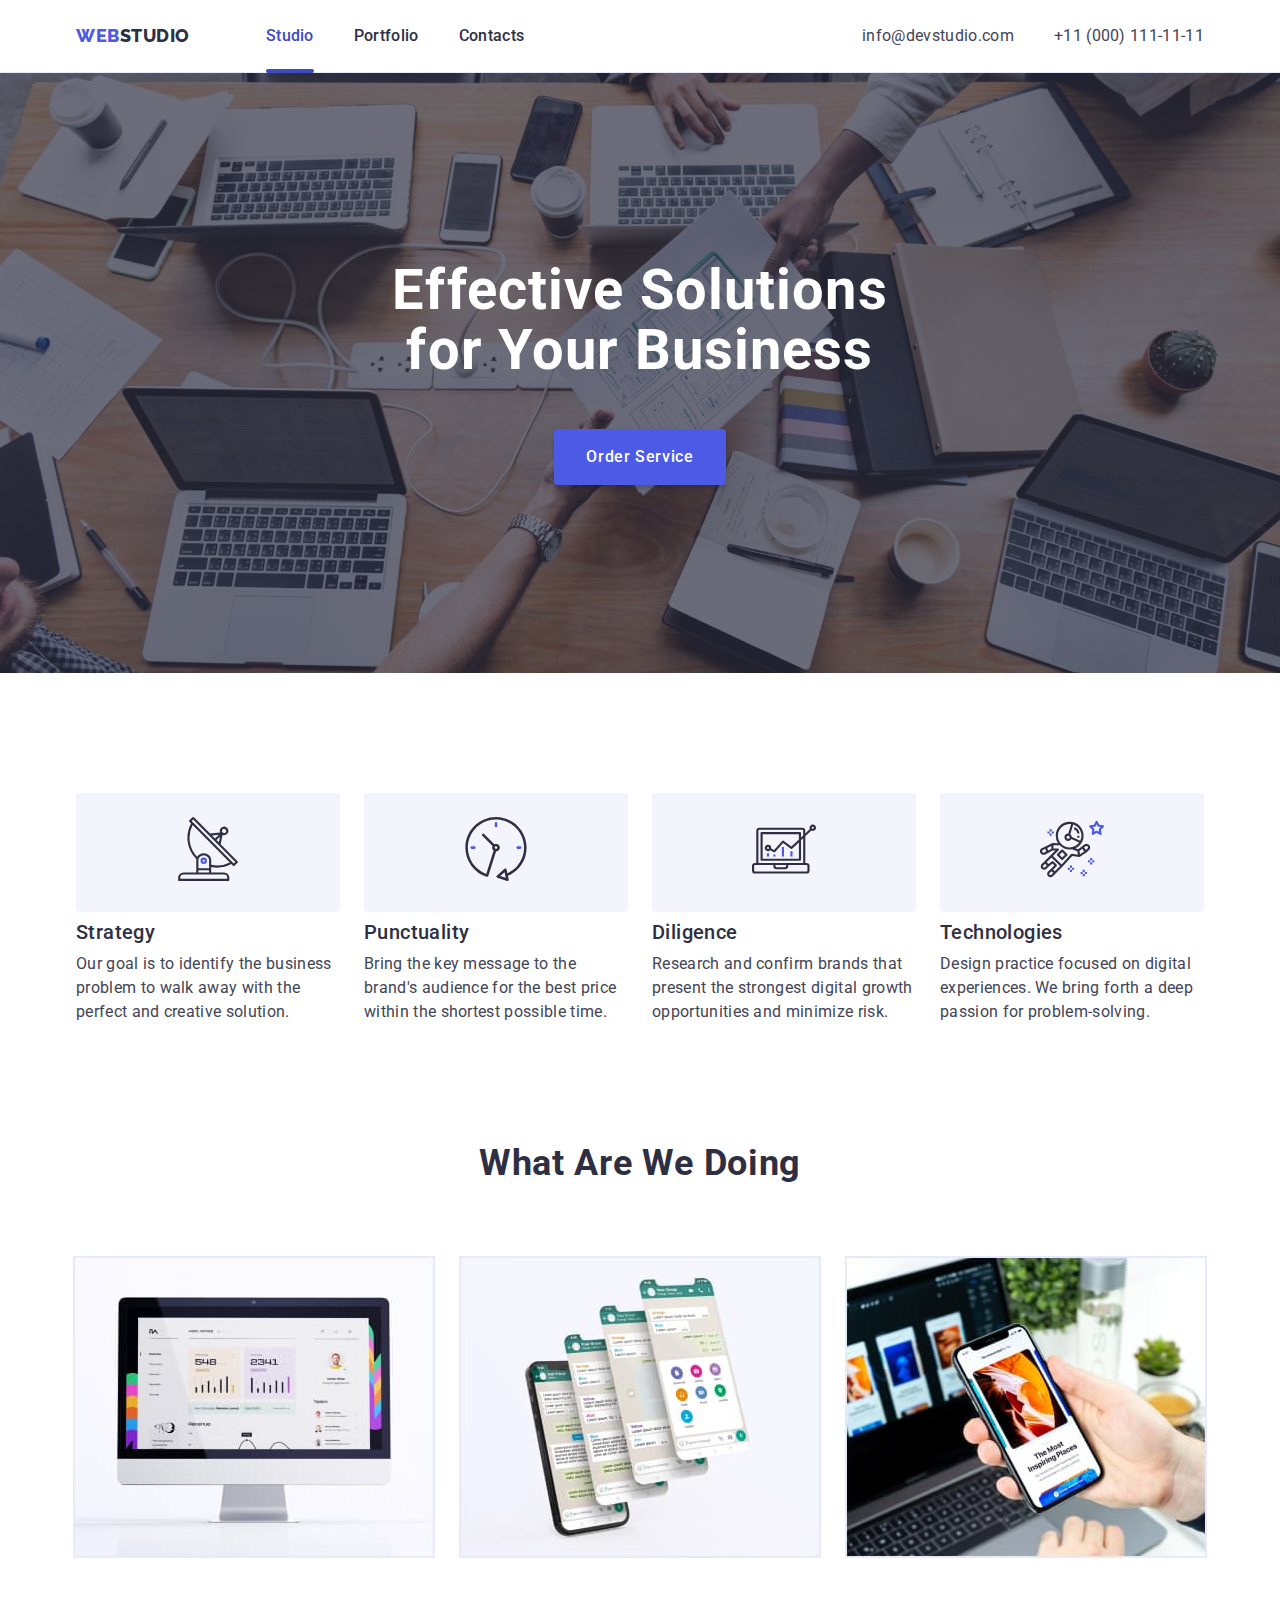
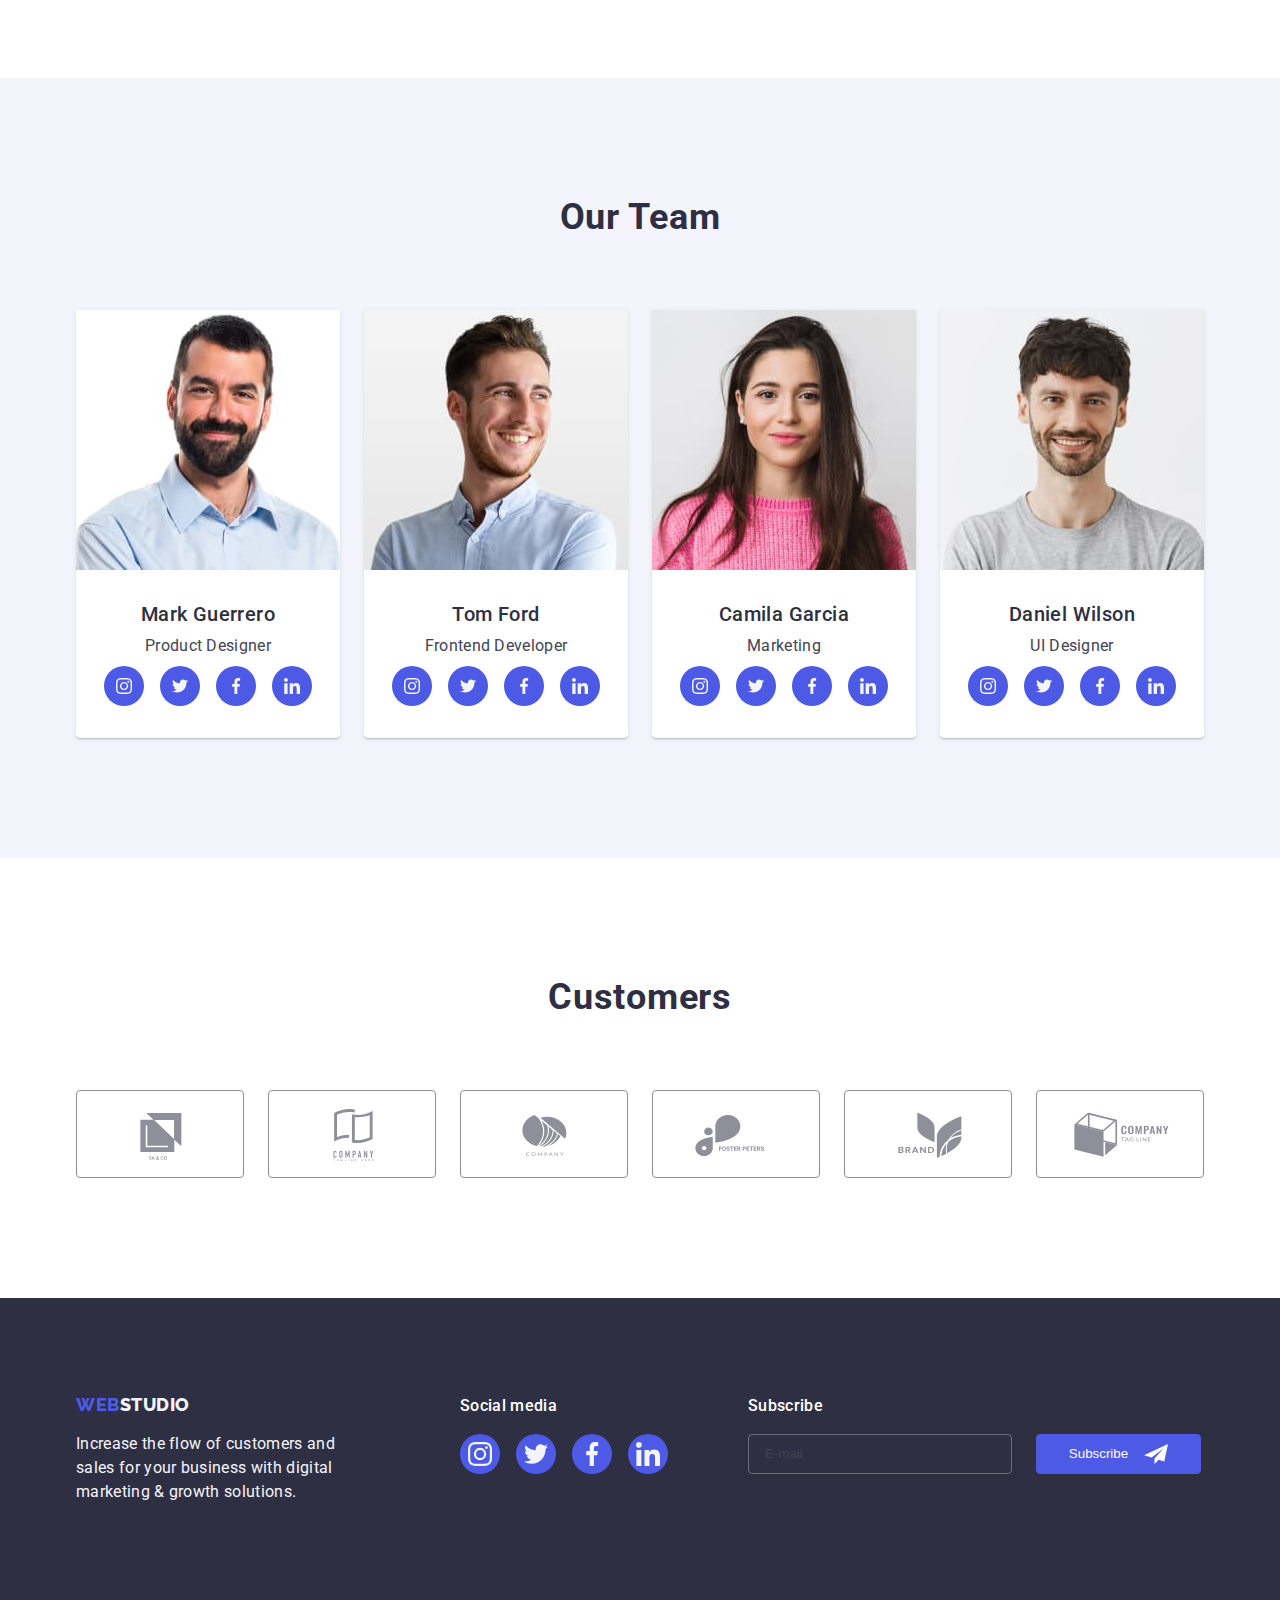
<file: index.html>
<!DOCTYPE html>
<html lang="en">

<head>
  <meta charset="UTF-8" />
  <meta name="viewport" content="width=device-width, initial-scale=1.0" />

  <title>WebStudio</title>

  <link rel="stylesheet" href="https://cdnjs.cloudflare.com/ajax/libs/modern-normalize/2.0.0/modern-normalize.min.css"
    integrity="sha512-4xo8blKMVCiXpTaLzQSLSw3KFOVPWhm/TRtuPVc4WG6kUgjH6J03IBuG7JZPkcWMxJ5huwaBpOpnwYElP/m6wg=="
    crossorigin="anonymous" referrerpolicy="no-referrer" />

  <link rel="preconnect" href="https://fonts.googleapis.com" />
  <link rel="preconnect" href="https://fonts.gstatic.com" crossorigin />
  <link href="https://fonts.googleapis.com/css2?family=Raleway:wght@800&family=Roboto:wght@400;500;700;900&display=swap"
    rel="stylesheet" />
  <link rel="stylesheet" href="./css/styles.css" />

</head>


<body>
  <header>
    <div class="container header-block">
      <a href="index.html" class="logo logo-header"><span class="logo-collor">WEB</span>STUDIO</a>
      <nav>
        <menu class="nav-menu">
          <li><a class="active" href="index.html">Studio</a></li>
          <li><a href="portfolio.html">Portfolio</a></li>
          <li><a href="contacts.html">Contacts</a></li>
        </menu>
      </nav>
      <div class="contacts">
        <a href="mailto:info@devstudio.com">info@devstudio.com</a>
        <a href="tel:+11(000)111-11-11">+11 (000) 111-11-11</a>
      </div>

      <button class="mobile-menu-button js-open-menu" aria-expanded="false" aria-controls="mobile-menu">
        <svg width="24" height="24" fill="currentColor" viewBox="0 0 20 20" xmlns="http://www.w3.org/2000/svg">
          <path fill-rule="evenodd"
            d="M3 5a1 1 0 011-1h12a1 1 0 110 2H4a1 1 0 01-1-1zM3 10a1 1 0 011-1h12a1 1 0 110 2H4a1 1 0 01-1-1zM3 15a1 1 0 011-1h12a1 1 0 110 2H4a1 1 0 01-1-1z"
            clip-rule="evenodd"></path>
        </svg>
      </button>
    </div>
  </header>

  <main>
    <div class="heroimage">
      <h1 class="hero-title">Effective Solutions for Your Business</h1>
      <button type="button" data-modal-open>Order Service</button>
    </div>

    <section class="info">
      <div class="container">
        <ul class="wrap">
          <li>
            <div class="feature">
              <div class="feature-icon-box">
                <svg>
                  <use href="./images/icons.svg#icon-antenna"></use>
                </svg>
              </div>
              <h2>Strategy</h2>
              <p>
                Our goal is to identify the business problem to walk away with
                the perfect and creative solution.
              </p>
            </div>
          </li>
          <li>
            <div class="feature">
              <div class="feature-icon-box">
                <svg>
                  <use href="./images/icons.svg#icon-clock"></use>
                </svg>
              </div>
              <h2>Punctuality</h2>
              <p>
                Bring the key message to the brand's audience for the best price
                within the shortest possible time.
              </p>
            </div>
          </li>
          <li>
            <div class="feature top-distanse">
              <div class="feature-icon-box">
                <svg>
                  <use href="./images/icons.svg#icon-diagram"></use>
                </svg>
              </div>
              <h2>Diligence</h2>
              <p>
                Research and confirm brands that present the strongest digital
                growth opportunities and minimize risk.
              </p>
            </div>
          </li>
          <li>
            <div class="feature top-distanse">
              <div class="feature-icon-box">
                <svg>
                  <use href="./images/icons.svg#icon-astronaut"></use>
                </svg>
              </div>
              <h2>Technologies</h2>
              <p>
                Design practice focused on digital experiences. We bring forth a
                deep passion for problem-solving.
              </p>
            </div>
          </li>
        </ul>
      </div>
    </section>
    <section class="our-work">
      <div class="container">
        <h2>What are we doing</h2>
        <ul>
          <li>
            <img src="images/index-page/monitor.jpg" alt="Monitor z wyświetlającą się aplikacją" width="360"
              height="300" srcset="images/index-page/monitor-2x.jpg 2x" />
          </li>
          <li>
            <img src="images/index-page/apk.jpg" alt="Telefon z różnymi aplikacjami" width="360" height="300"
              srcset="images/index-page/apk-2x.jpg 2x" />
          </li>
          <li>
            <img src="images/index-page/laptop.jpg" alt="Laptop i telefon ukazujące to samo wydarzenie" width="360"
              height="300" srcset="images/index-page/laptop-2x.jpg 2x" />
          </li>
        </ul>
      </div>
    </section>
    <section class="our-team">
      <div class="container">
        <h2>Our Team</h2>
        <ul class="members wrap">
          <li>
            <div class="person">
              <img src="images/index-page/mark.jpg" alt="middle-aged bearded man wearing a blue shirt" width="264"
                height="260" srcset="images/index-page/mark-2x.jpg 2x" />
              <div class="member-name">
                <h3>Mark Guerrero</h3>
                <p>Product Designer</p>
                <ul>
                  <li>
                    <a href="" class="person-media-link">
                      <svg class="person-media-link-icon">
                        <use href="./images/icons.svg#icon-instagram"></use>
                      </svg>
                    </a>
                  </li>
                  <li>
                    <a href="" class="person-media-link">
                      <svg class="person-media-link-icon">
                        <use href="./images/icons.svg#icon-twitter"></use>
                      </svg>
                    </a>
                  </li>
                  <li>
                    <a href="" class="person-media-link">
                      <svg class="person-media-link-icon">
                        <use href="./images/icons.svg#icon-facebook"></use>
                      </svg>
                    </a>
                  </li>
                  <li>
                    <a href="" class="person-media-link">
                      <svg class="person-media-link-icon">
                        <use href="./images/icons.svg#icon-linkedin"></use>
                      </svg>
                    </a>
                  </li>
                </ul>
              </div>
            </div>
          </li>
          <li>
            <div class="person">
              <img src="images/index-page/tom.jpg"
                alt="young man with light stubble, looking to the side, wearing a blue shirt" width="264" height="260"
                srcset="images/index-page/tom-2x.jpg 2x" />
              <div class="member-name">
                <h3>Tom Ford</h3>
                <p>Frontend Developer</p>
                <ul>
                  <li>
                    <a href="" class="person-media-link">
                      <svg class="person-media-link-icon">
                        <use href="./images/icons.svg#icon-instagram"></use>
                      </svg>
                    </a>
                  </li>
                  <li>
                    <a href="" class="person-media-link">
                      <svg class="person-media-link-icon">
                        <use href="./images/icons.svg#icon-twitter"></use>
                      </svg>
                    </a>
                  </li>
                  <li>
                    <a href="" class="person-media-link">
                      <svg class="person-media-link-icon">
                        <use href="./images/icons.svg#icon-facebook"></use>
                      </svg>
                    </a>
                  </li>
                  <li>
                    <a href="" class="person-media-link">
                      <svg class="person-media-link-icon">
                        <use href="./images/icons.svg#icon-linkedin"></use>
                      </svg>
                    </a>
                  </li>
                </ul>
              </div>
            </div>
          </li>
          <li>
            <div class="person">
              <img src="images/index-page/camila.jpg" alt="young woman with long brown hair, wearing a pink sweater"
                width="264" height="260" srcset="images/index-page/camila-2x.jpg 2x" />
              <div class="member-name">
                <h3>Camila Garcia</h3>
                <p>Marketing</p>
                <ul>
                  <li>
                    <a href="" class="person-media-link">
                      <svg class="person-media-link-icon">
                        <use href="./images/icons.svg#icon-instagram"></use>
                      </svg>
                    </a>
                  </li>
                  <li>
                    <a href="" class="person-media-link">
                      <svg class="person-media-link-icon">
                        <use href="./images/icons.svg#icon-twitter"></use>
                      </svg>
                    </a>
                  </li>
                  <li>
                    <a href="" class="person-media-link">
                      <svg class="person-media-link-icon">
                        <use href="./images/icons.svg#icon-facebook"></use>
                      </svg>
                    </a>
                  </li>
                  <li>
                    <a href="" class="person-media-link">
                      <svg class="person-media-link-icon">
                        <use href="./images/icons.svg#icon-linkedin"></use>
                      </svg>
                    </a>
                  </li>
                </ul>
              </div>
            </div>
          </li>
          <li>
            <div class="person">
              <img src="images/index-page/daniel.jpg" alt="a man with thick hair, light stubble, wearing a gray T-shirt"
                width="264" height="260" srcset="images/index-page/daniel-2x.jpg 2x" />
              <div class="member-name">
                <h3>Daniel Wilson</h3>
                <p>UI Designer</p>
                <ul>
                  <li>
                    <a href="" class="person-media-link">
                      <svg class="person-media-link-icon">
                        <use href="./images/icons.svg#icon-instagram"></use>
                      </svg>
                    </a>
                  </li>
                  <li>
                    <a href="" class="person-media-link">
                      <svg class="person-media-link-icon">
                        <use href="./images/icons.svg#icon-twitter"></use>
                      </svg>
                    </a>
                  </li>
                  <li>
                    <a href="" class="person-media-link">
                      <svg class="person-media-link-icon">
                        <use href="./images/icons.svg#icon-facebook"></use>
                      </svg>
                    </a>
                  </li>
                  <li>
                    <a href="" class="person-media-link">
                      <svg class="person-media-link-icon">
                        <use href="./images/icons.svg#icon-linkedin"></use>
                      </svg>
                    </a>
                  </li>
                </ul>
              </div>
            </div>
          </li>
        </ul>
      </div>
    </section>
    <section>
      <div class="container">
        <h2>Customers</h2>
        <ul class="customers wrap">
          <li>
            <a href="" class="customer-link">
              <svg class="customer-icon">
                <use href="./images/icons.svg#icon-client1"></use>
              </svg>
            </a>
          </li>
          <li>
            <a href="" class="customer-link">
              <svg class="customer-icon">
                <use href="./images/icons.svg#icon-client2"></use>
              </svg>
            </a>
          </li>
          <li>
            <a href="" class="customer-link">
              <svg class="customer-icon">
                <use href="./images/icons.svg#icon-client3"></use>
              </svg>
            </a>
          </li>
          <li>
            <a href="" class="customer-link">
              <svg class="customer-icon">
                <use href="./images/icons.svg#icon-client4"></use>
              </svg>
            </a>
          </li>
          <li>
            <a href="" class="customer-link">
              <svg class="customer-icon">
                <use href="./images/icons.svg#icon-client5"></use>
              </svg>
            </a>
          </li>
          <li>
            <a href="" class="customer-link">
              <svg class="customer-icon">
                <use href="./images/icons.svg#icon-client6"></use>
              </svg>
            </a>
          </li>
        </ul>
      </div>
    </section>
  </main>

  <footer>
    <div class="container footer-block wrap">
      <div class="footer-text">
        <a href="index.html" class="logo logo-footer"><span class="logo-collor">WEB</span>STUDIO</a>
        <p class="idea">
          Increase the flow of customers and sales for your business with
          digital marketing & growth solutions.
        </p>
      </div>
      <div class="social-media">
        <p>Social media</p>
        <ul>
          <li>
            <a class="studio-media-link" href="">
              <svg class="studio-media-icon">
                <use href="./images/icons.svg#icon-instagram"></use>
              </svg>
            </a>
          </li>
          <li>
            <a class="studio-media-link" href="">
              <svg class="studio-media-icon">
                <use href="./images/icons.svg#icon-twitter"></use>
              </svg>
            </a>
          </li>
          <li>
            <a class="studio-media-link" href="">
              <svg class="studio-media-icon">
                <use href="./images/icons.svg#icon-facebook"></use>
              </svg>

            </a>
          </li>
          <li>
            <a class="studio-media-link" href="">
              <svg class="studio-media-icon">
                <use href="./images/icons.svg#icon-linkedin"></use>
              </svg>
            </a>
          </li>
        </ul>
      </div>
      <div class="newsletter">
        <form class="newsletter-form" name="newsletter-subscription" autocomplete="on" validate>
          <label class="newsletter-label">
            Subscribe
            <input type="email" name="newsletter-email" id="newsletter-email" placeholder="E-mail" required />
          </label>
          <button type="submit">
            Subscribe
            <svg class="subscribe-icon">
              <use href="./images/icons.svg#icon-subscribe-icon"></use>
            </svg>
          </button>
        </form>
      </div>
    </div>

  </footer>


  <div class=" backdrop is-hidden" data-modal>
    <div class="modal-box">
      <p>Leave your contacts and we will call you back</p>

      <form class="client-contact small-text" action="#">
        <div>
          <label for="client-name">Name</label>
          <div class="modal-icon-box">
            <input type="text" name="client-name" id="client-name" pattern="^[A-Za-z\s\-']{1,50}$" required>
            <svg class="modal-icon ">
              <use class="modal-icon-name" href="./images/icons.svg#icon-modal-name"></use>
            </svg>
          </div>
        </div>
        <div>
          <label for="client-phone">Phone</label>
          <div class="modal-icon-box">
            <input type="number" name="client-phone" id="client-phone" pattern="^\d{9,15}$" required>
            <svg class="modal-icon">
              <use href="./images/icons.svg#icon-modal-phone"></use>
            </svg>
          </div>
        </div>
        <div>
          <label for="client-email">Email</label>
          <div class="modal-icon-box">
            <input type="email" name="client-email" id="client-email" required>
            <svg class="modal-icon">
              <use href="./images/icons.svg#icon-modal-email"></use>
            </svg>
          </div>
        </div>
        <div class="comment">
          <label for="comment">Comment</label>
          <textarea name="comment" id="comment" placeholder="Text input" spellcheck="true"></textarea>
        </div>
        <div class="policy-box">
          <input type="checkbox" name="policy" id="policy" required>
          <div class="checkbox">
            <svg class="checkbox-icon">
              <use href="./images/icons.svg#icon-checkbox-click"></use>
            </svg>
          </div>
          <label for="policy">I accept the terms and conditions of the <a href="">Privacy
              Policy</a>
          </label>
        </div>
        <button type="submit"><span>Send</span></button>
      </form>

      <button class="modal-close-button" type="modal-close" data-modal-close>
        <svg class="modal-close-icon">
          <use href="./images/icons.svg#icon-close-sign"></use>
        </svg>
      </button>
    </div>
  </div>

  <div class="menu-container js-menu-container" id="mobile-menu">

    <button class="menu-close-button js-close-menu" type="menu-close">
      <svg class="modal-close-icon">
        <use href="./images/icons.svg#icon-close-sign"></use>
      </svg>
    </button>

    <nav>
      <menu class="mobile-nav-menu">
        <li><a href="index.html">
            <h2 class="active">Studio</h2>
          </a></li>
        <li><a href="portfolio.html">
            <h2>Portfolio</h2>
          </a></li>
        <li><a href="contacts.html">
            <h2>Contacts</h2>
          </a></li>
      </menu>
    </nav>
    <div class="bottom">
      <div class="menu-contacts">
        <a href="tel:+11(000)111-11-11">
          <h2>+11 (000) 111-11-11</h2>
        </a>
        <a href="mailto:info@devstudio.com">
          <h3>info@devstudio.com</h3>
        </a>
      </div>
      <div class="menu-social-media">
        <ul>
          <li>
            <a class="studio-media-link" href="">
              <svg class="studio-media-icon">
                <use href="./images/icons.svg#icon-instagram"></use>
              </svg>
            </a>
          </li>
          <li>
            <a class="studio-media-link" href="">
              <svg class="studio-media-icon">
                <use href="./images/icons.svg#icon-twitter"></use>
              </svg>
            </a>
          </li>
          <li>
            <a class="studio-media-link" href="">
              <svg class="studio-media-icon">
                <use href="./images/icons.svg#icon-facebook"></use>
              </svg>

            </a>
          </li>
          <li>
            <a class="studio-media-link" href="">
              <svg class="studio-media-icon">
                <use href="./images/icons.svg#icon-linkedin"></use>
              </svg>
            </a>
          </li>
        </ul>
      </div>
    </div>
  </div>

  <script src="./js/mobile-menu.js"></script>

  <script src="./js/modal.js"></script>

</body>

</html>
</file>
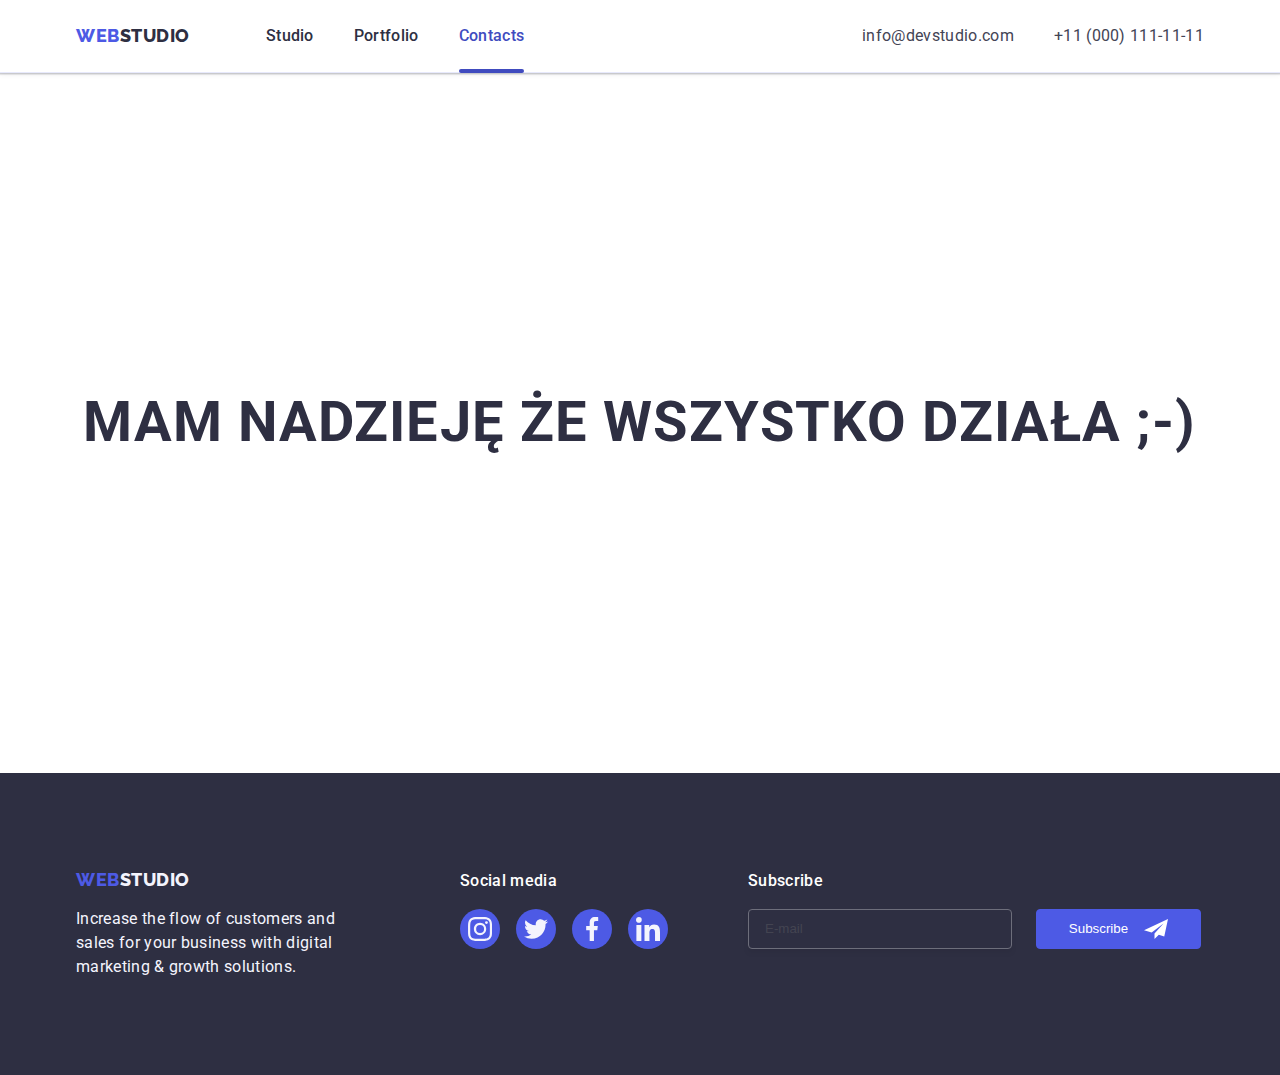
<file: contacts.html>
<!DOCTYPE html>
<html lang="en">

<head>
    <meta charset="UTF-8" />
    <meta name="viewport" content="width=device-width, initial-scale=1.0" />

    <title>WebStudio</title>

    <link rel="stylesheet" href="https://cdnjs.cloudflare.com/ajax/libs/modern-normalize/2.0.0/modern-normalize.min.css"
        integrity="sha512-4xo8blKMVCiXpTaLzQSLSw3KFOVPWhm/TRtuPVc4WG6kUgjH6J03IBuG7JZPkcWMxJ5huwaBpOpnwYElP/m6wg=="
        crossorigin="anonymous" referrerpolicy="no-referrer" />

    <link rel="preconnect" href="https://fonts.googleapis.com" />
    <link rel="preconnect" href="https://fonts.gstatic.com" crossorigin />
    <link
        href="https://fonts.googleapis.com/css2?family=Raleway:wght@800&family=Roboto:wght@400;500;700;900&display=swap"
        rel="stylesheet" />
    <link rel="stylesheet" href="./css/styles.css" />


</head>


<body>
    <header>
        <div class="container header-block">
            <a href="index.html" class="logo logo-header"><span class="logo-collor">WEB</span>STUDIO</a>
            <nav>
                <menu class="nav-menu">
                    <li><a href="index.html">Studio</a></li>
                    <li><a href="portfolio.html">Portfolio</a></li>
                    <li><a class="active" href="contacts.html">Contacts</a></li>
                </menu>
            </nav>
            <div class="contacts">
                <a href="mailto:info@devstudio.com">info@devstudio.com</a>
                <a href="tel:+11(000)111-11-11">+11 (000) 111-11-11</a>
            </div>
            <button class="mobile-menu-button js-open-menu" aria-expanded="false" aria-controls="mobile-menu">
                <svg width="24" height="24" fill="currentColor" viewBox="0 0 20 20" xmlns="http://www.w3.org/2000/svg">
                    <path fill-rule="evenodd"
                        d="M3 5a1 1 0 011-1h12a1 1 0 110 2H4a1 1 0 01-1-1zM3 10a1 1 0 011-1h12a1 1 0 110 2H4a1 1 0 01-1-1zM3 15a1 1 0 011-1h12a1 1 0 110 2H4a1 1 0 01-1-1z"
                        clip-rule="evenodd"></path>
                </svg>
            </button>
        </div>
    </header>

    <main>
        <section>
            <div class="container">
                <div class="smile">
                    <h1>MAM NADZIEJĘ ŻE WSZYSTKO DZIAŁA ;-)</h1>
                </div>
            </div>
        </section>
    </main>

    <footer>
        <div class="container footer-block wrap">
            <div class="footer-text">
                <a href="index.html" class="logo logo-footer"><span class="logo-collor">WEB</span>STUDIO</a>
                <p class="idea">
                    Increase the flow of customers and sales for your business with
                    digital marketing & growth solutions.
                </p>
            </div>
            <div class="social-media">
                <p>Social media</p>
                <ul>
                    <li>
                        <a class="studio-media-link" href="">
                            <svg class="studio-media-icon">
                                <use href="./images/icons.svg#icon-instagram"></use>
                            </svg>
                        </a>
                    </li>
                    <li>
                        <a class="studio-media-link" href="">
                            <svg class="studio-media-icon">
                                <use href="./images/icons.svg#icon-twitter"></use>
                            </svg>
                        </a>
                    </li>
                    <li>
                        <a class="studio-media-link" href="">
                            <svg class="studio-media-icon">
                                <use href="./images/icons.svg#icon-facebook"></use>
                            </svg>

                        </a>
                    </li>
                    <li>
                        <a class="studio-media-link" href="">
                            <svg class="studio-media-icon">
                                <use href="./images/icons.svg#icon-linkedin"></use>
                            </svg>
                        </a>
                    </li>
                </ul>
            </div>
            <div class="newsletter">
                <form class="newsletter-form" name="newsletter-subscription" autocomplete="on" validate>
                    <label class="newsletter-label">
                        Subscribe
                        <input type="email" name="newsletter-email" id="newsletter-email" placeholder="E-mail"
                            required />
                    </label>
                    <button type="submit">
                        Subscribe
                        <svg class="subscribe-icon">
                            <use href="./images/icons.svg#icon-subscribe-icon"></use>
                        </svg>
                    </button>
                </form>
            </div>
        </div>
    </footer>

    <div class="menu-container js-menu-container" id="mobile-menu">

        <button class="menu-close-button js-close-menu" type="menu-close">
            <svg class="modal-close-icon">
                <use href="./images/icons.svg#icon-close-sign"></use>
            </svg>
        </button>

        <nav>
            <menu class="mobile-nav-menu">
                <li><a href="index.html">
                        <h2>Studio</h2>
                    </a></li>
                <li><a href="portfolio.html">
                        <h2>Portfolio</h2>
                    </a></li>
                <li><a href="contacts.html">
                        <h2 class="active">Contacts</h2>
                    </a></li>
            </menu>
        </nav>
        <div class="bottom">
            <div class="menu-contacts">
                <a href="tel:+11(000)111-11-11">
                    <h2>+11 (000) 111-11-11</h2>
                </a>
                <a href="mailto:info@devstudio.com">
                    <h3>info@devstudio.com</h3>
                </a>
            </div>
            <div class="menu-social-media">
                <ul>
                    <li>
                        <a class="studio-media-link" href="">
                            <svg class="studio-media-icon">
                                <use href="./images/icons.svg#icon-instagram"></use>
                            </svg>
                        </a>
                    </li>
                    <li>
                        <a class="studio-media-link" href="">
                            <svg class="studio-media-icon">
                                <use href="./images/icons.svg#icon-twitter"></use>
                            </svg>
                        </a>
                    </li>
                    <li>
                        <a class="studio-media-link" href="">
                            <svg class="studio-media-icon">
                                <use href="./images/icons.svg#icon-facebook"></use>
                            </svg>

                        </a>
                    </li>
                    <li>
                        <a class="studio-media-link" href="">
                            <svg class="studio-media-icon">
                                <use href="./images/icons.svg#icon-linkedin"></use>
                            </svg>
                        </a>
                    </li>
                </ul>
            </div>
        </div>
    </div>

    <script src="./js/mobile-menu.js"></script>

</body>

</html>
</file>
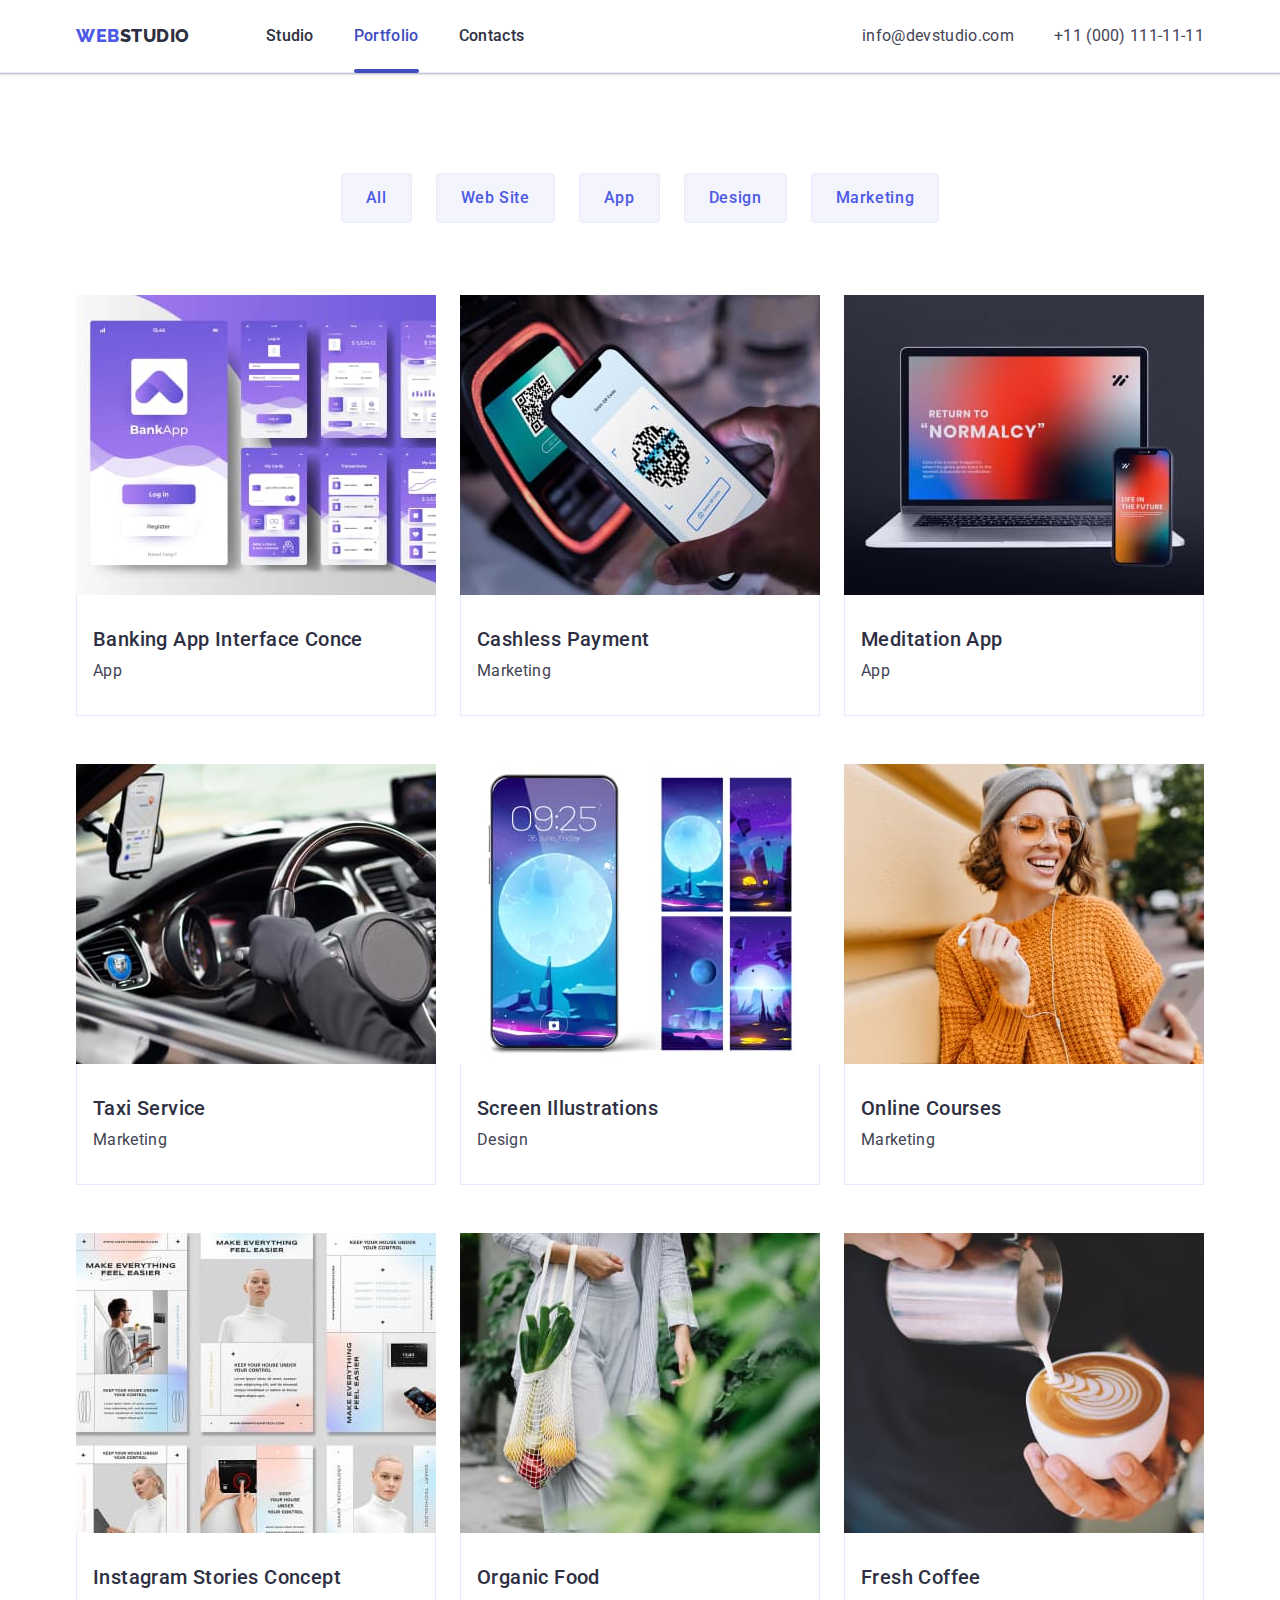
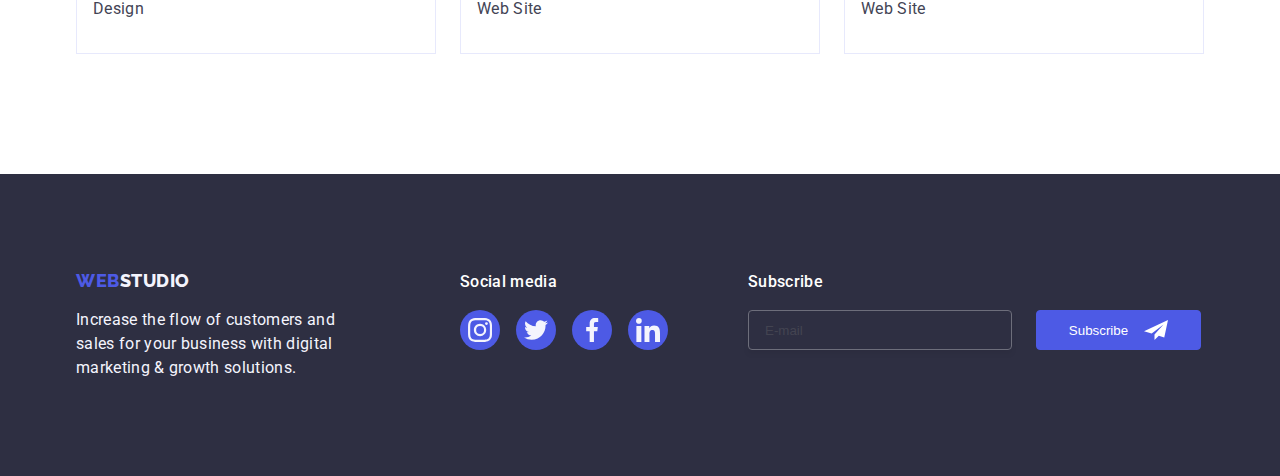
<file: portfolio.html>
<!DOCTYPE html>
<html lang="en">

<head>
  <meta charset="UTF-8" />
  <meta name="viewport" content="width=device-width, initial-scale=1.0" />

  <title>WebStudio</title>

  <link rel="stylesheet" href="https://cdnjs.cloudflare.com/ajax/libs/modern-normalize/2.0.0/modern-normalize.min.css"
    integrity="sha512-4xo8blKMVCiXpTaLzQSLSw3KFOVPWhm/TRtuPVc4WG6kUgjH6J03IBuG7JZPkcWMxJ5huwaBpOpnwYElP/m6wg=="
    crossorigin="anonymous" referrerpolicy="no-referrer" />

  <link rel="preconnect" href="https://fonts.googleapis.com" />
  <link rel="preconnect" href="https://fonts.gstatic.com" crossorigin />
  <link href="https://fonts.googleapis.com/css2?family=Raleway:wght@800&family=Roboto:wght@400;500;700;900&display=swap"
    rel="stylesheet" />
  <link rel="stylesheet" href="./css/styles.css" />


</head>


<body>
  <header>
    <div class="container header-block">
      <a href="index.html" class="logo logo-header"><span class="logo-collor">WEB</span>STUDIO</a>
      <nav>
        <menu class="nav-menu">
          <li><a href="index.html">Studio</a></li>
          <li><a class="active" href="portfolio.html">Portfolio</a></li>
          <li><a href="contacts.html">Contacts</a></li>
        </menu>
      </nav>
      <div class="contacts">
        <a href="mailto:info@devstudio.com">info@devstudio.com</a>
        <a href="tel:+11(000)111-11-11">+11 (000) 111-11-11</a>
      </div>
      <button class="mobile-menu-button js-open-menu" aria-expanded="false" aria-controls="mobile-menu">
        <svg width="24" height="24" fill="currentColor" viewBox="0 0 20 20" xmlns="http://www.w3.org/2000/svg">
          <path fill-rule="evenodd"
            d="M3 5a1 1 0 011-1h12a1 1 0 110 2H4a1 1 0 01-1-1zM3 10a1 1 0 011-1h12a1 1 0 110 2H4a1 1 0 01-1-1zM3 15a1 1 0 011-1h12a1 1 0 110 2H4a1 1 0 01-1-1z"
            clip-rule="evenodd"></path>
        </svg>
      </button>
    </div>
  </header>

  <main>
    <section class="portfolio-browser">
      <div class="container">
        <div class="filters">
          <ul class="wrap">
            <li><button type="button" class="filter-button">All</button></li>
            <li><button type="button" class="filter-button">Web Site</button></li>
            <li><button type="button" class="filter-button">App</button></li>
            <li><button type="button" class="filter-button">Design</button></li>
            <li><button type="button" class="filter-button">Marketing</button></li>
          </ul>
        </div>


        <ul class="project-cards wrap">
          <li>
            <div class="project-card">
              <img src="images/portfolio-page/ui-purple.jpg"
                alt="Banking app interface concept in purple and white colors" width="360" height="300"
                srcset="images/portfolio-page/ui-purple-2x.jpg 2x" />
              <div class="project-card-text">
                <h3>Banking App Interface Conce</h3>
                <p>App</p>
              </div>
              <div class="hover-text">
                <p>14 Stylish and User-Friendly App Design Concepts · Task Manager App · Calorie Tracker App · Exotic
                  Fruit Ecommerce App ·
                  Cloud Storage App</p>
              </div>
            </div>
          </li>
          <li>
            <div class="project-card">
              <img src="images/portfolio-page/payment.jpg" alt="Payment done by putting phone near cash terminal"
                width="360" height="300" srcset="images/portfolio-page/payment-2x.jpg 2x" />
              <div class="project-card-text">
                <h3>Cashless Payment</h3>
                <p>Marketing</p>
              </div>
              <div class="hover-text">
                <p>14 Stylish and User-Friendly App Design Concepts · Task Manager App · Calorie Tracker App · Exotic
                  Fruit Ecommerce App ·
                  Cloud Storage App</p>
              </div>
            </div>
          </li>
          <li>
            <div class="project-card">
              <img src="images/portfolio-page/app.jpg" alt="Laptop and phone running the same app" width="360"
                height="300" srcset="images/portfolio-page/app-2x.jpg 2x" />
              <div class="project-card-text">
                <h3>Meditation App</h3>
                <p>App</p>
              </div>
              <div class="hover-text">
                <p>14 Stylish and User-Friendly App Design Concepts · Task Manager App · Calorie Tracker App · Exotic
                  Fruit Ecommerce App ·
                  Cloud Storage App</p>
              </div>
            </div>
          </li>
          <li>
            <div class="project-card">
              <img src="images/portfolio-page/taxi.jpg"
                alt="interior of a car with taxi app running on the drivers phone" width="360" height="300"
                srcset="images/portfolio-page/taxi-2x.jpg 2x" />
              <div class="project-card-text">
                <h3>Taxi Service</h3>
                <p>Marketing</p>
              </div>
              <div class="hover-text">
                <p>14 Stylish and User-Friendly App Design Concepts · Task Manager App · Calorie Tracker App · Exotic
                  Fruit Ecommerce App ·
                  Cloud Storage App</p>
              </div>
            </div>
          </li>
          <li>
            <div class="project-card">
              <img src="images/portfolio-page/phone-screens.jpg" alt="examples of screen savers in purple coloration"
                width="360" height="300" srcset="images/portfolio-page/phone-screens-2x.jpg 2x" />
              <div class="project-card-text">
                <h3>Screen Illustrations</h3>
                <p>Design</p>
              </div>
              <div class="hover-text">
                <p>14 Stylish and User-Friendly App Design Concepts · Task Manager App · Calorie Tracker App · Exotic
                  Fruit Ecommerce App ·
                  Cloud Storage App</p>
              </div>
            </div>
          </li>
          <li>
            <div class="project-card">
              <img src="images/portfolio-page/lady-in-orange.jpg"
                alt="young smiling lady in orange blause useing headphones" width="360" height="300"
                srcset="images/portfolio-page/lady-in-orange-2x.jpg 2x" />
              <div class="project-card-text">
                <h3>Online Courses</h3>
                <p>Marketing</p>
              </div>
              <div class="hover-text">
                <p>14 Stylish and User-Friendly App Design Concepts · Task Manager App · Calorie Tracker App · Exotic
                  Fruit Ecommerce App ·
                  Cloud Storage App</p>
              </div>
            </div>
          </li>
          <li>
            <div class="project-card">
              <img src="images/portfolio-page/ig-stories.jpg" alt="few examples of Instagram stories concepts"
                width="360" height="300" srcset="images/portfolio-page/ig-stories-2x.jpg 2x" />
              <div class="project-card-text">
                <h3>Instagram Stories Concept</h3>
                <p>Design</p>
              </div>
              <div class="hover-text">
                <p>14 Stylish and User-Friendly App Design Concepts · Task Manager App · Calorie Tracker App · Exotic
                  Fruit Ecommerce App ·
                  Cloud Storage App</p>
              </div>
            </div>
          </li>
          <li>
            <div class="project-card">
              <img src="images/portfolio-page/food.jpg" alt="person holding netbag with wegetables" width="360"
                height="300" srcset="images/portfolio-page/food-2x.jpg 2x" />
              <div class="project-card-text">
                <h3>Organic Food</h3>
                <p>Web Site</p>
              </div>
              <div class="hover-text">
                <p>14 Stylish and User-Friendly App Design Concepts · Task Manager App · Calorie Tracker App · Exotic
                  Fruit Ecommerce App ·
                  Cloud Storage App</p>
              </div>
            </div>
          </li>
          <li>
            <div class="project-card">
              <img src="images/portfolio-page/coffee.jpg" alt="person makeing small art on coffee useing creamer"
                width="360" height="300" srcset="images/portfolio-page/coffee-2x.jpg 2x" />
              <div class="project-card-text">
                <h3>Fresh Coffee</h3>
                <p>Web Site</p>
              </div>
              <div class="hover-text">
                <p>14 Stylish and User-Friendly App Design Concepts · Task Manager App · Calorie Tracker App · Exotic
                  Fruit Ecommerce App ·
                  Cloud Storage App</p>
              </div>
            </div>
          </li>
        </ul>
      </div>
    </section>
  </main>

  <footer>
    <div class="container footer-block wrap">
      <div class="footer-text">
        <a href="index.html" class="logo logo-footer"><span class="logo-collor">WEB</span>STUDIO</a>
        <p class="idea">
          Increase the flow of customers and sales for your business with
          digital marketing & growth solutions.
        </p>
      </div>
      <div class="social-media">
        <p>Social media</p>
        <ul>
          <li>
            <a class="studio-media-link" href="">
              <svg class="studio-media-icon">
                <use href="./images/icons.svg#icon-instagram"></use>
              </svg>
            </a>
          </li>
          <li>
            <a class="studio-media-link" href="">
              <svg class="studio-media-icon">
                <use href="./images/icons.svg#icon-twitter"></use>
              </svg>
            </a>
          </li>
          <li>
            <a class="studio-media-link" href="">
              <svg class="studio-media-icon">
                <use href="./images/icons.svg#icon-facebook"></use>
              </svg>

            </a>
          </li>
          <li>
            <a class="studio-media-link" href="">
              <svg class="studio-media-icon">
                <use href="./images/icons.svg#icon-linkedin"></use>
              </svg>
            </a>
          </li>
        </ul>
      </div>
      <div class="newsletter">
        <form class="newsletter-form" name="newsletter-subscription" autocomplete="on" validate>
          <label class="newsletter-label">
            Subscribe
            <input type="email" name="newsletter-email" id="newsletter-email" placeholder="E-mail" required />
          </label>
          <button type="submit">
            Subscribe
            <svg class="subscribe-icon">
              <use href="./images/icons.svg#icon-subscribe-icon"></use>
            </svg>
          </button>
        </form>
      </div>
    </div>
  </footer>

  <div class="menu-container js-menu-container" id="mobile-menu">

    <button class="menu-close-button js-close-menu" type="menu-close">
      <svg class="modal-close-icon">
        <use href="./images/icons.svg#icon-close-sign"></use>
      </svg>
    </button>

    <nav>
      <menu class="mobile-nav-menu">
        <li><a href="index.html">
            <h2>Studio</h2>
          </a></li>
        <li><a href="portfolio.html">
            <h2 class="active">Portfolio</h2>
          </a></li>
        <li><a href="contacts.html">
            <h2>Contacts</h2>
          </a></li>
      </menu>
    </nav>
    <div class="bottom">
      <div class="menu-contacts">
        <a href="tel:+11(000)111-11-11">
          <h2>+11 (000) 111-11-11</h2>
        </a>
        <a href="mailto:info@devstudio.com">
          <h3>info@devstudio.com</h3>
        </a>
      </div>
      <div class="menu-social-media">
        <ul>
          <li>
            <a class="studio-media-link" href="">
              <svg class="studio-media-icon">
                <use href="./images/icons.svg#icon-instagram"></use>
              </svg>
            </a>
          </li>
          <li>
            <a class="studio-media-link" href="">
              <svg class="studio-media-icon">
                <use href="./images/icons.svg#icon-twitter"></use>
              </svg>
            </a>
          </li>
          <li>
            <a class="studio-media-link" href="">
              <svg class="studio-media-icon">
                <use href="./images/icons.svg#icon-facebook"></use>
              </svg>

            </a>
          </li>
          <li>
            <a class="studio-media-link" href="">
              <svg class="studio-media-icon">
                <use href="./images/icons.svg#icon-linkedin"></use>
              </svg>
            </a>
          </li>
        </ul>
      </div>
    </div>
  </div>

  <script src="./js/mobile-menu.js"></script>

</body>

</html>
</file>
<file: css/styles.css>
/* GENERAL */
* {
  margin: 0;
  padding: 0;
  box-sizing: border-box;
}

:root {
  --cloud: #f4f4fd;
  --iris: #4d5ae5;
  --navyblue: #2e2f42;
  --slate: #434455;
  --white: #fff;
  --ocean: #404bbf;
  --navyblue-modal: rgba(46, 47, 66, 0.4);
  --dairy: #fcfcfc;

  --tr-duration: 250ms;
  --tr-function: cubic-bezier(0.4, 0, 0.2, 1);
  --transition: var(--tr-function) var(--tr-duration);
}

body {
  font-family: "Roboto", sans-serif;
  color: var(--slate, #434455);
  font-size: 16px;
  line-height: 1.5;
  letter-spacing: 0.32px;
  background: #fff;
}

@media screen and (min-width: 320px) {
  body {
    overflow-x: hidden;/
  }
}

a {
  text-decoration: none;
}

li {
  list-style-type: none;
}

h1 {
  color: var(--navyblue, #2e2f42);
  font-size: 56px;
  font-weight: 700;
  line-height: 1.07;
  letter-spacing: 1.12px;
  text-align: center;
}

h2 {
  color: var(--navyblue, #2e2f42);
  font-size: 36px;
  font-weight: 700;
  line-height: 1.11;
  letter-spacing: 0.72px;
  text-transform: capitalize;
  text-align: center;
  margin-bottom: 72px;
}

h3 {
  color: var(--navyblue, #2e2f42);
  font-size: 20px;
  font-weight: 500;
  line-height: 1.2;
  letter-spacing: 0.4px;
}

section {
  display: flex;
  justify-content: center;
  padding: 96px 0;
}

@media screen and (min-width: 768px) {}

@media screen and (min-width: 1200px) {
  section {
    padding: 120px 0;
  }
}

.container {
  display: flex;
  flex-direction: column;
  justify-content: center;
  width: 100%;
  max-width: 428px;
  padding-left: 15px;
  padding-right: 15px;
  margin-left: auto;
  margin-right: auto;
}

@media screen and (min-width: 768px) {
  .container {
    max-width: 768px;
    padding-left: 15px;
    padding-right: 15px;
  }
}

@media screen and (min-width: 1200px) {
  .container {
    max-width: 1158px;
    padding-left: 15px;
    padding-right: 15px;
  }
}

.wrap {
  flex-wrap: wrap;
}

/* HEADER */

header {
  display: flex;
  justify-content: center;
  padding: 24px 0;

  border-bottom: 1px solid var(--cornflower, #e7e9fc);
  background: var(--white, #fff);
  box-shadow: 0px 1px 6px 0px rgba(46, 47, 66, 0.08),
    0px 1px 1px 0px rgba(46, 47, 66, 0.16),
    0px 2px 1px 0px rgba(46, 47, 66, 0.08);
}

@media screen and (min-width: 768px) {
  header {
    padding: 16px 0;
  }
}

@media screen and (min-width: 1200px) {
  header {
    padding: 24px 0;
  }
}

.header-block {
  flex-direction: row;
  width: 100%;
  justify-content: space-between;
  align-items: center;
}

.logo {
  font-family: "Raleway";
  font-size: 18px;
  font-weight: 800;
  line-height: 1.16;
  letter-spacing: 0.54px;
  text-transform: uppercase;
}

.logo-header {
  color: var(--navyblue, #2e2f42);
}

@media screen and (min-width: 1200px) {
  .logo-header {
    margin-right: 76px;
  }
}

.logo-collor {
  color: var(--iris, #4d5ae5);
}

.nav-menu {
  display: none;
}

@media screen and (min-width: 768px) {
  .nav-menu {
    display: flex;
    gap: 40px;
  }
}

.nav-menu a {
  color: var(--navyblue, #2e2f42);
  font-size: 16px;
  font-weight: 500;
  line-height: 1.5;
  letter-spacing: 0.32px;
  position: relative;
  transition: var(--transition);
}

.nav-menu a.active::after {
  content: "";
  position: absolute;
  bottom: -28px;
  left: 0;
  width: 100%;
  height: 4px;
  border-radius: 2px;
  background: var(--ocean, #404bbf);
}

nav menu .active {
  color: var(--ocean);
}

.nav-menu a:hover,
.nav-menu a:focus {
  color: var(--ocean, #404bbf);
  border-color: var(--white, #fff);
}

.contacts {
  display: none;

}

@media screen and (min-width: 768px) {
  .contacts {
    display: flex;
    flex-direction: column;
    gap: 12px;

  }
}

@media screen and (min-width: 1200px) {
  .contacts {
    flex-direction: row;
    gap: 40px;
    margin-left: auto;
  }
}

.contacts a {
  color: var(--slate, #434455);
  transition: var(--transition);
}

@media screen and (min-width: 768px) and (max-width: 1199px) {
  .contacts a {
    font-size: 12px;
    font-weight: 400;
    line-height: 1.16;
    letter-spacing: 0.48px;
  }
}

.contacts a:focus,
.contacts a:hover {
  color: var(--ocean, #404bbf);
}

.mobile-menu-button {
  display: flex;
  justify-content: center;
  align-items: center;
  width: 32px;
  height: 22px;
  flex-shrink: 0;
  background-color: transparent;
  border: none;
}

@media screen and (min-width: 768px) {
  .mobile-menu-button {
    display: none;
  }
}

/* MOBILE MENU */

.menu-container {
  position: fixed;
  top: 0;
  left: 0;
  width: 100vw;
  height: 100vh;
  padding: 32px;
  background-color: var(--white);
  z-index: 999;

  padding: 80px 0 40px 40px;

  visibility: visible;
  opacity: 1;
  pointer-events: all;

  transform: translateX(100%);
  transition: var(--transition);

  display: flex;
  flex-direction: column;
  justify-content: space-between;
}

@media screen and (min-width: 768px) {
  .menu-container {
    display: none;
  }
}

.menu-container.is-open {
  transform: translateX(0);
}

.menu-close-button {
  display: flex;
  width: 24px;
  height: 24px;
  flex-shrink: 0;
  position: absolute;
  inset: 24px 24px auto auto;
  border: 1px solid rgba(0, 0, 0, 0.1);
  border-radius: 50%;
  background: var(--white);
}

.menu-social-media {
  margin-top: 48px;
}

.menu-social-media ul {
  display: flex;
  gap: 56px;
}

.menu-contacts,
.mobile-nav-menu {
  display: flex;
  flex-direction: column;
  gap: 40px;
}

.menu-container h2 {
  text-align: left;
  margin: 0;
}

.menu-contacts h2 {
  color: var(--iris);
}

/* FOOTER */

footer {
  display: flex;
  justify-content: center;
  background-color: var(--navyblue, #2e2f42);
  padding-top: 96px;
  padding-bottom: 96px;
}

.footer-block {
  display: flex;
  flex-direction: column;
  align-items: center;
}

@media screen and (min-width: 768px) {
  .footer-block {
    flex-direction: row;
    align-items: baseline;
    /* flex-wrap: wrap; */
    justify-content: left;
    padding-left: 108px;
  }
}

@media screen and (min-width: 1200px) {
  .footer-block {
    padding-left: 15px;
  }
}

.footer-text {
  display: flex;
  flex-direction: column;
  width: 264px;
  gap: 16px;
  margin-bottom: 72px;
}

@media screen and (min-width: 1200px) {
  .footer-text {
    margin-bottom: 0;
  }
}

.logo-footer {
  color: var(--cloud, #f4f4fd);
  text-align: center;
}

@media screen and (min-width: 768px) {
  .logo-footer {
    text-align: left;
  }
}

.idea {
  color: var(--cloud, #f4f4fd);
}

.social-media {
  display: flex;
  flex-direction: column;
  gap: 16px;

}

@media screen and (min-width: 768px) {
  .social-media {
    margin-left: 24px;
  }
}

@media screen and (min-width: 1200px) {
  .social-media {
    margin-left: 120px;
  }
}

.social-media p {
  text-align: center;
  font-weight: 500;
  color: var(--white, #fff);
}

@media screen and (min-width: 768px) {
  .social-media p {
    text-align: left;
  }
}

.social-media ul {
  display: flex;
  gap: 16px;
}

.studio-media-link {
  width: 40px;
  height: 40px;
  background-color: var(--iris, #4d5ae5);
  border-radius: 50%;
  display: flex;
  justify-content: center;
  align-items: center;
  transition: var(--transition);
}

.studio-media-link:focus,
.studio-media-link:hover {
  background-color: var(--green, #31d0aa);
}

.studio-media-icon {
  width: 24px;
  height: 24px;
}

.newsletter {
  margin-top: 72px;
}

@media screen and (min-width: 768px) {
  .newsletter {
    margin-top: 0;
  }
}

@media screen and (min-width: 1200px) {
  .newsletter {
    margin-left: 80px;
  }
}

.newsletter-form {
  display: flex;
  flex-direction: column;
  align-items: center;
  gap: 16px;
}

@media screen and (min-width: 768px) {
  .newsletter-form {
    flex-direction: row;
    gap: 24px;
    align-items: end;
  }
}


.newsletter-label {
  display: flex;
  flex-direction: column;
  gap: 16px;
  font-weight: 500;
  color: var(--white);
  align-items: center;
}

@media screen and (min-width: 768px) {
  .newsletter-label {
    align-items: baseline;
  }
}

.newsletter input {
  background-color: var(--navyblue);
  border: 1px solid var(--white);
  border-radius: 4px;
  opacity: 0.3;
  box-shadow: 0px 4px 4px 0px rgba(0, 0, 0, 0.15);
  width: 100vw;
  max-width: 398px;
  height: 40px;
  padding: 8px 16px;
  color: var(--white);
}

@media screen and (min-width: 768px) {
  .newsletter input {
    width: 264px;
  }
}

.newsletter-form button {
  display: flex;
  padding: 8px 24px;
  justify-content: center;
  align-items: center;
  gap: 16px;
  height: 40px;
  width: 165px;
  border-radius: 4px;
  border: 1px solid var(--iris);
  background: var(--iris, #4d5ae5);
  color: var(--white);
  transition: var(--transition);
}

.newsletter-form button:hover,
.newsletter-form button :focus {
  background: var(--ocean);
  border: 1px solid var(--ocean);
}

.subscribe-icon {
  width: 24px;
  height: 24px;
}


/* MAIN */
/* HEROIMAGE */

/* @media screen and (min-width: 768px) {
  .newsletter{
    margin-top: 0;
  }
}
@media screen and (min-width: 1200px) {
  .newsletter{
    margin-left: 80px;
  }
} */

.heroimage {
  height: 432px;
  width: 100%;
  max-width: 428px;
  flex-shrink: 0;
  display: flex;
  align-items: center;
  justify-content: center;
  flex-direction: column;
  gap: 48px;

  background: var(--grey, rgba(46, 47, 66, 0.7));
  background-image: linear-gradient(90deg,
      rgba(46, 47, 66, 0.7) 0%,
      rgba(46, 47, 66, 0.7) 100%),
    url("../images/index-page/people-office.jpg");
  background-position: center;
  background-size: cover;
  background-repeat: no-repeat;
  margin: auto;
}

@media (min-device-pixel-ratio: 2),
(-webkit-min-device-pixel-ratio: 2),
(-o-min-device-pixel-ratio: 2/1),
(min-resolution: 192dpi),
(min-resolution: 2dppx) {
  .heroimage {
    background-image: linear-gradient(90deg,
        rgba(46, 47, 66, 0.7) 0%,
        rgba(46, 47, 66, 0.7) 100%),
      url("../images/index-page/people-office-2x.jpg");
  }
}

@media screen and (min-width: 768px) {
  .heroimage {
    height: 433px;
    max-width: 768px;
  }
}

@media screen and (min-width: 1200px) {
  .heroimage {
    height: 600px;
    max-width: 1440px;
  }
}


.hero-title {
  color: var(--white, #fff);
  width: 496px;
}

@media screen and (max-width: 767px) {
  .hero-title {
    font-size: 36px;
    font-weight: 700;
    line-height: 1.11;
    letter-spacing: 0.72px;
    text-transform: capitalize;
    width: 320px;
  }
}

.heroimage button {
  background: var(--iris, #4d5ae5);
  box-shadow: 0px 4px 4px 0px rgba(0, 0, 0, 0.15);

  color: var(--white, #fff);
  font-family: Roboto;
  font-size: 16px;
  font-weight: 500;
  line-height: 1.5;
  letter-spacing: 0.64px;

  border: transparent;
  border-radius: 4px;

  cursor: pointer;

  padding: 16px 32px;

  transition: var(--transition);
}

.heroimage button:focus,
.heroimage button:hover {
  background: var(--ocean, #404bbf);
  box-shadow: 0px 2px 2px 0px rgba(0, 0, 0, 0.12),
    0px 2px 1px 0px rgba(0, 0, 0, 0.08), 0px 3px 1px 0px rgba(0, 0, 0, 0.1);
}

/* INFO */

.info {
  padding-bottom: 96px;
}

@media screen and (min-width: 1200px) {
  .info {
    padding-bottom: 0;
  }
}

.info ul {
  display: flex;
  justify-content: center;
  gap: 72px;
}

@media screen and (min-width: 768px) {
  .info ul {
    gap: 24px;
  }
}


.info ul li {
  width: 396px;
}

@media screen and (min-width: 768px) {
  .info ul li {
    flex-direction: row;
    width: 356px;
  }
}

@media screen and (min-width: 1200px) {
  .info ul li {
    width: 264px;

  }
}

.feature {
  display: flex;
  flex-direction: column;
  gap: 8px;
}

.feature h2 {
  margin-bottom: 0;
}

@media screen and (min-width: 768px) {
  .feature h2 {
    text-align: left;
  }
}

@media screen and (min-width: 1200px) {
  .feature h2 {
    font-size: 20px;
    font-weight: 500;
    line-height: 1.2;
    letter-spacing: 0.4px;

  }
}

.top-distanse {
  margin-top: 0;
}

@media screen and (min-width: 768px) {
  .top-distanse {
    margin-top: 48px;
  }
}

@media screen and (min-width: 1200px) {
  .top-distanse {
    margin-top: 0;
  }
}

.feature-icon-box {
  display: none;
}

@media screen and (min-width: 1200px) {
  .feature-icon-box {
    display: block;
    padding: 24px 100px;
    border-radius: 4px;
    background: var(--cloud, #f4f4fd);
  }
}


.feature .feature-icon-box svg {
  width: 64px;
  height: 64px;
  flex-shrink: 0;
}

/* OUT WORK */

.our-work {
  display: none;
}

@media screen and (min-width: 1200px) {
  .our-work {
    display: block;
  }
}

.our-work ul {
  display: flex;
  justify-content: center;
  gap: 24px;
}

.our-work ul li {
  display: flex;
  border: 1px solid var(--cornflower, #e7e9fc);
}


/* PORTFOLIO HTML */

.portfolio-browser {
  padding-top: 48px;
}

@media screen and (min-width: 768px) {
  .portfolio-browser {
    padding-top: 64px;
  }
}

@media screen and (min-width: 1200px) {
  .portfolio-browser {
    padding-top: 100px;
  }
}

.filters {
  display: flex;
  justify-content: center;
  padding-bottom: 48px;
}

@media screen and (min-width: 768px) {
  .filters {
    padding-bottom: 64px;
  }
}

@media screen and (min-width: 1200px) {
  .filters {
    padding-bottom: 72px;
  }
}

.filters ul {
  display: flex;
  align-items: flex-start;
  gap: 24px;
}

.filters ul li button {
  display: flex;
  padding: 12px 24px;
  justify-content: center;
  align-items: center;
  width: max-content;
}

.filter-button {
  border-radius: 4px;
  border: 1px solid var(--cornflower, #e7e9fc);
  background: var(--cloud, #f4f4fd);

  color: var(--iris, #4d5ae5);
  text-align: center;
  font-family: Roboto;
  font-size: 16px;
  font-weight: 500;
  line-height: 1.5;
  letter-spacing: 0.64px;
  transition: var(--transition);
}

.filter-button:hover,
.filter-button:focus {
  border: 1px solid var(--ocean, #404bbf);
  background: var(--ocean, #404bbf);
  box-shadow: 0px 2px 2px 0px rgba(0, 0, 0, 0.12),
    0px 2px 1px 0px rgba(0, 0, 0, 0.08), 0px 3px 1px 0px rgba(0, 0, 0, 0.1);

  color: var(--white, #fff);

  cursor: pointer;
}

.project-cards {
  display: flex;
  justify-content: flex-start;
  flex-wrap: wrap;
  row-gap: 48px;
}

@media screen and (min-width: 768px) {
  .project-cards {
    row-gap: 72px;
    column-gap: 24px;
  }
}

@media screen and (min-width: 1200px) {
  .project-cards {
    row-gap: 48px;
  }
}

.project-card-text {
  position: relative;
  display: flex;
  flex-direction: column;
  gap: 8px;
  padding: 32px 16px;
  background: var(--white, #fff);
  border: 1px solid var(--cornflower, #e7e9fc);
  border-top: 0;
  z-index: 2;
}

.project-card img {
  display: block;
  width: 396px;
  height: 280px;
}

@media screen and (min-width: 768px) {
  .project-card img {
    width: 356px;
    height: 300px;
  }
}

@media screen and (min-width: 1200px) {
  .project-card img {
    width: 360px;
    height: 300px;
  }
}

.project-card {
  position: relative;
  overflow: hidden;
  background: var(--white, #fff);
  transition: var(--transition);
}

.project-card:focus,
.project-card:hover {
  box-shadow: 0px 2px 1px 0px rgba(46, 47, 66, 0.08),
    0px 1px 1px 0px rgba(46, 47, 66, 0.16),
    0px 1px 6px 0px rgba(46, 47, 66, 0.08);
}

.project-card:focus .hover-text,
.project-card:hover .hover-text {
  top: 0;
}

.hover-text {
  position: absolute;
  height: 280px;
  padding: 40px 32px;
  background-color: var(--iris);
  color: var(--cloud);
  transition: var(--transition);
  top: 100%;
  z-index: 1;
}

@media screen and (min-width: 768px) {
  .hover-text {
    height: 300px;
  }
}

@media screen and (min-width: 1200px) {
  .hover-text {
    height: 420px;
  }
}


/* OUT REAM */

.members {
  display: inline-flex;
  justify-content: center;
  row-gap: 72px;
}

@media screen and (min-width: 768px) {
  .members {
    row-gap: 64px;
    column-gap: 24px;
  }
}

@media screen and (min-width: 1200px) {
  .members {
    row-gap: 0;
  }
}

.person {
  display: inline-flex;
  flex-direction: column;

  border-radius: 0px 0px 4px 4px;
  background: var(--white, #fff);
  box-shadow: 0px 2px 1px 0px rgba(46, 47, 66, 0.08),
    0px 1px 1px 0px rgba(46, 47, 66, 0.16),
    0px 1px 6px 0px rgba(46, 47, 66, 0.08);
}

.member-name {
  display: flex;
  flex-direction: column;
  gap: 8px;
  margin: 32px auto;
  text-align: center;
}

.our-team {
  background-color: var(--cloud, #f4f4fd);
}

.person-media-link {
  width: 40px;
  height: 40px;
  background-color: var(--iris, #4d5ae5);
  border-radius: 50%;
  display: flex;
  justify-content: center;
  align-items: center;
}

.member-name ul {
  display: flex;
  gap: 16px;
}

.member-name ul li,
.member-name ul li a {
  transition: var(--transition);
}

.member-name ul li a:focus,
.member-name ul li a:hover {
  background-color: var(--ocean, #404bbf);
}

.person-media-link-icon {
  width: 16px;
  height: 16px;
}

/* CUSTOMERS */

.customers {
  display: flex;
  justify-content: center;
  row-gap: 72px;
  column-gap: 16px;
}

@media screen and (min-width: 768px) {
  .customers {
    column-gap: 24px;
  }
}

@media screen and (min-width: 1200px) {
  .customers {
    row-gap: 0;
  }
}

.customer-icon {
  width: 104px;
  height: 56px;
  flex-shrink: 0;
  fill: var(--lightslate, #8e8f99);
  transition: var(--transition);
}

.customer-link:focus,
.customer-link:hover {
  border: 1px solid var(--ocean, #404bbf);
}

.customer-link:focus .customer-icon,
.customer-link:hover .customer-icon {
  fill: var(--ocean, #404bbf);
}

.customer-link {
  width: 168px;
  height: 88px;
  flex-shrink: 0;
  border-radius: 4px;
  border: 1px solid var(--lightslate, #8e8f99);
  display: flex;
  justify-content: center;
  align-items: center;
  transition: var(--transition);
}

/* MODAL */

.backdrop {
  position: fixed;
  display: flex;
  top: 0;
  left: 0;
  width: 100%;
  height: 100%;
  background: var(--navyblue-modal, rgba(46, 47, 66, 0.4));
  visibility: visible;
  opacity: 1;
  pointer-events: all;
  transition: var(--transition);
  justify-content: center;
}

.modal-box {
  position: fixed;
  width: 392px;
  height: 584px;
  flex-shrink: 0;
  border-radius: 4px;
  background-color: var(--dairy, #fcfcfc);
  box-shadow: 0px 2px 1px 0px rgba(0, 0, 0, 0.2),
    0px 1px 3px 0px rgba(0, 0, 0, 0.12), 0px 1px 1px 0px rgba(0, 0, 0, 0.14);

  margin: 50px auto;
  transition: var(--transition);

  display: flex;
  flex-direction: column;
  align-items: center;
  padding-top: 72px;
}

@media screen and (min-width: 768px) {
  .modal-box {
    width: 408px;
  }
}

.is-hidden {
  visibility: hidden;
  opacity: 0;
  pointer-events: none;
}

.modal-close-button {
  display: flex;
  width: 24px;
  height: 24px;
  flex-shrink: 0;
  position: absolute;
  inset: 24px 24px auto auto;
  border: 1px solid rgba(0, 0, 0, 0.1);
  border-radius: 50%;
  background: var(--cornflower, #e7e9fc);
  transition: var(--transition);
}

.modal-close-button:hover,
.modal-close-button:focus {
  background: var(--ocean);
}

.modal-close-icon {
  width: 8px;
  height: 8px;
  flex-shrink: 0;
  margin: auto;
  transition: var(--transition);
}

.modal-close-button:hover .modal-close-icon,
.modal-close-button:focus .modal-close-icon {
  fill: white;
}



.modal-box p {
  font-weight: 500;
  color: var(--navyblue);
}

.small-text {
  color: var(--lightslate, #8e8f99);
  font-family: Roboto;
  font-size: 12px;
  font-weight: 400;
  line-height: 1.16;
  letter-spacing: 0.48px;
}

.client-contact {
  display: flex;
  flex-direction: column;
  width: 360px;
  gap: 8px;
  margin-top: 16px;
}

.client-contact div {
  display: flex;
  flex-direction: column;
  gap: 4px;
}

.modal-icon-box {
  position: relative;
}

.client-contact input:not([type="checkbox"]),
.client-contact textarea {
  height: 40px;
  padding-left: 38px;
  border-radius: 4px;
  border: 1px solid var(--navyblue-modal, rgba(46, 47, 66, 0.4));
  transition: var(--transition);
}

.client-contact input:focus,
.client-contact textarea:focus {
  border: 1px solid var(--iris);
  outline: none;
}

.client-contact .comment textarea {
  height: 120px;
  padding: 8px 16px;
  resize: none;
}

.client-contact button {
  margin: 24px auto 0 auto;
  padding: 16px 32px;
  border-radius: 4px;
  border: none;
  background: var(--iris);
  box-shadow: 0px 4px 4px 0px rgba(0, 0, 0, 0.15);

  width: fit-content;

  font-size: 16px;
  font-weight: 500;
  line-height: 1.5;
  letter-spacing: 0.64px;
  color: var(--white, #fff);

  transition: var(--transition);
}

.client-contact button:hover,
.client-contact button:focus {
  background: var(--ocean);
}

.client-contact button span {
  display: block;
  width: 108px;
}

.modal-box form .policy-box {
  display: flex;
  flex-direction: row;
  align-items: center;
  position: relative;
  gap: 8px;
}

.modal-icon {
  position: absolute;
  width: 18px;
  height: 24px;
  inset: auto 0 8px 16px;
  fill: var(--navyblue);
  transition: var(--transition);
}

.modal-icon-name {
  height: 18px;
  padding: 3px 0;
}

.modal-icon-box input:focus+svg.modal-icon,
.modal-icon-box textarea:focus+svg.modal-icon {
  fill: var(--iris);
}

.policy-box input {
  position: absolute;
  width: 16px;
  height: 16px;
  z-index: 10;
  opacity: 0;
}

.checkbox {
  display: block;
  width: 16px;
  height: 16px;
  border: 1px solid var(--navyblue-modal);
  border-radius: 2px;
}

.policy-box input:checked+.checkbox svg {
  opacity: 1;
}

.checkbox-icon {
  opacity: 0;
  transition: var(--transition);
}

/* CONTACTS HTML */

.smile {
  margin: 200px 0;
}
</file>
